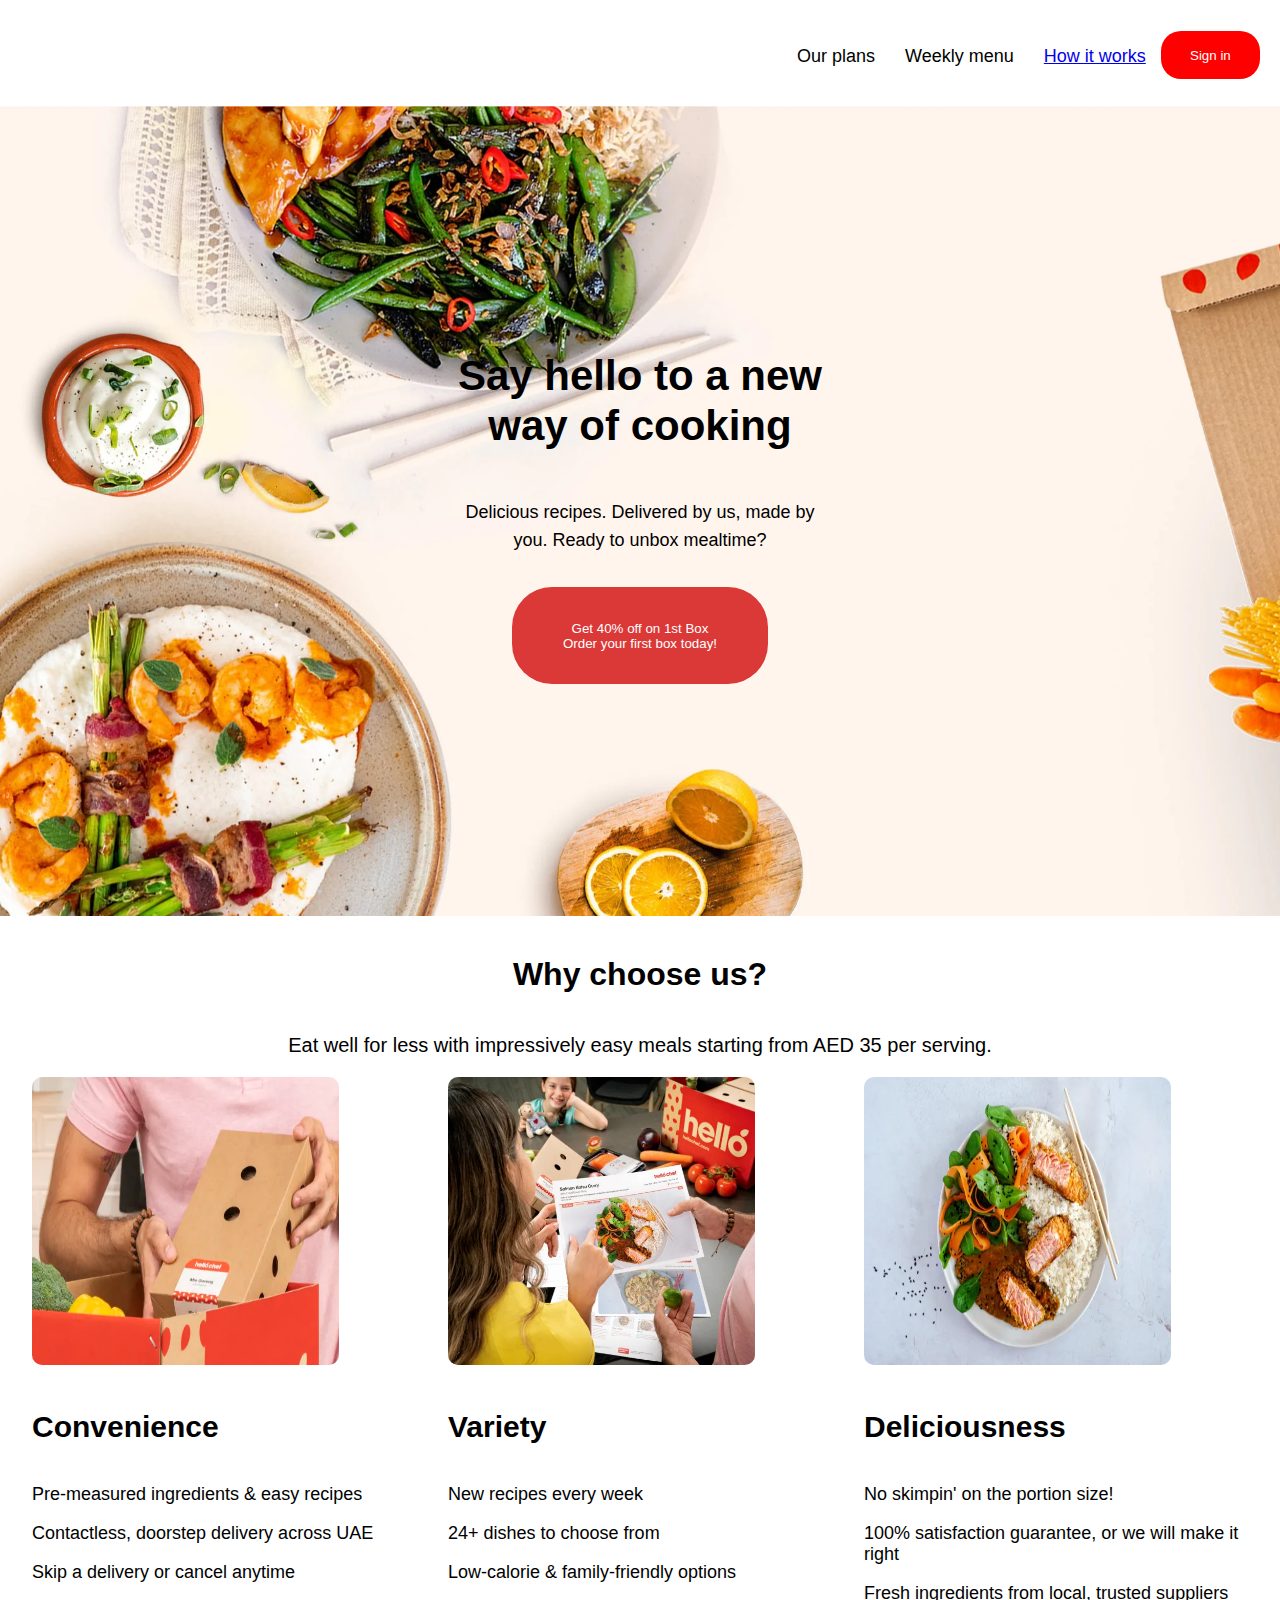
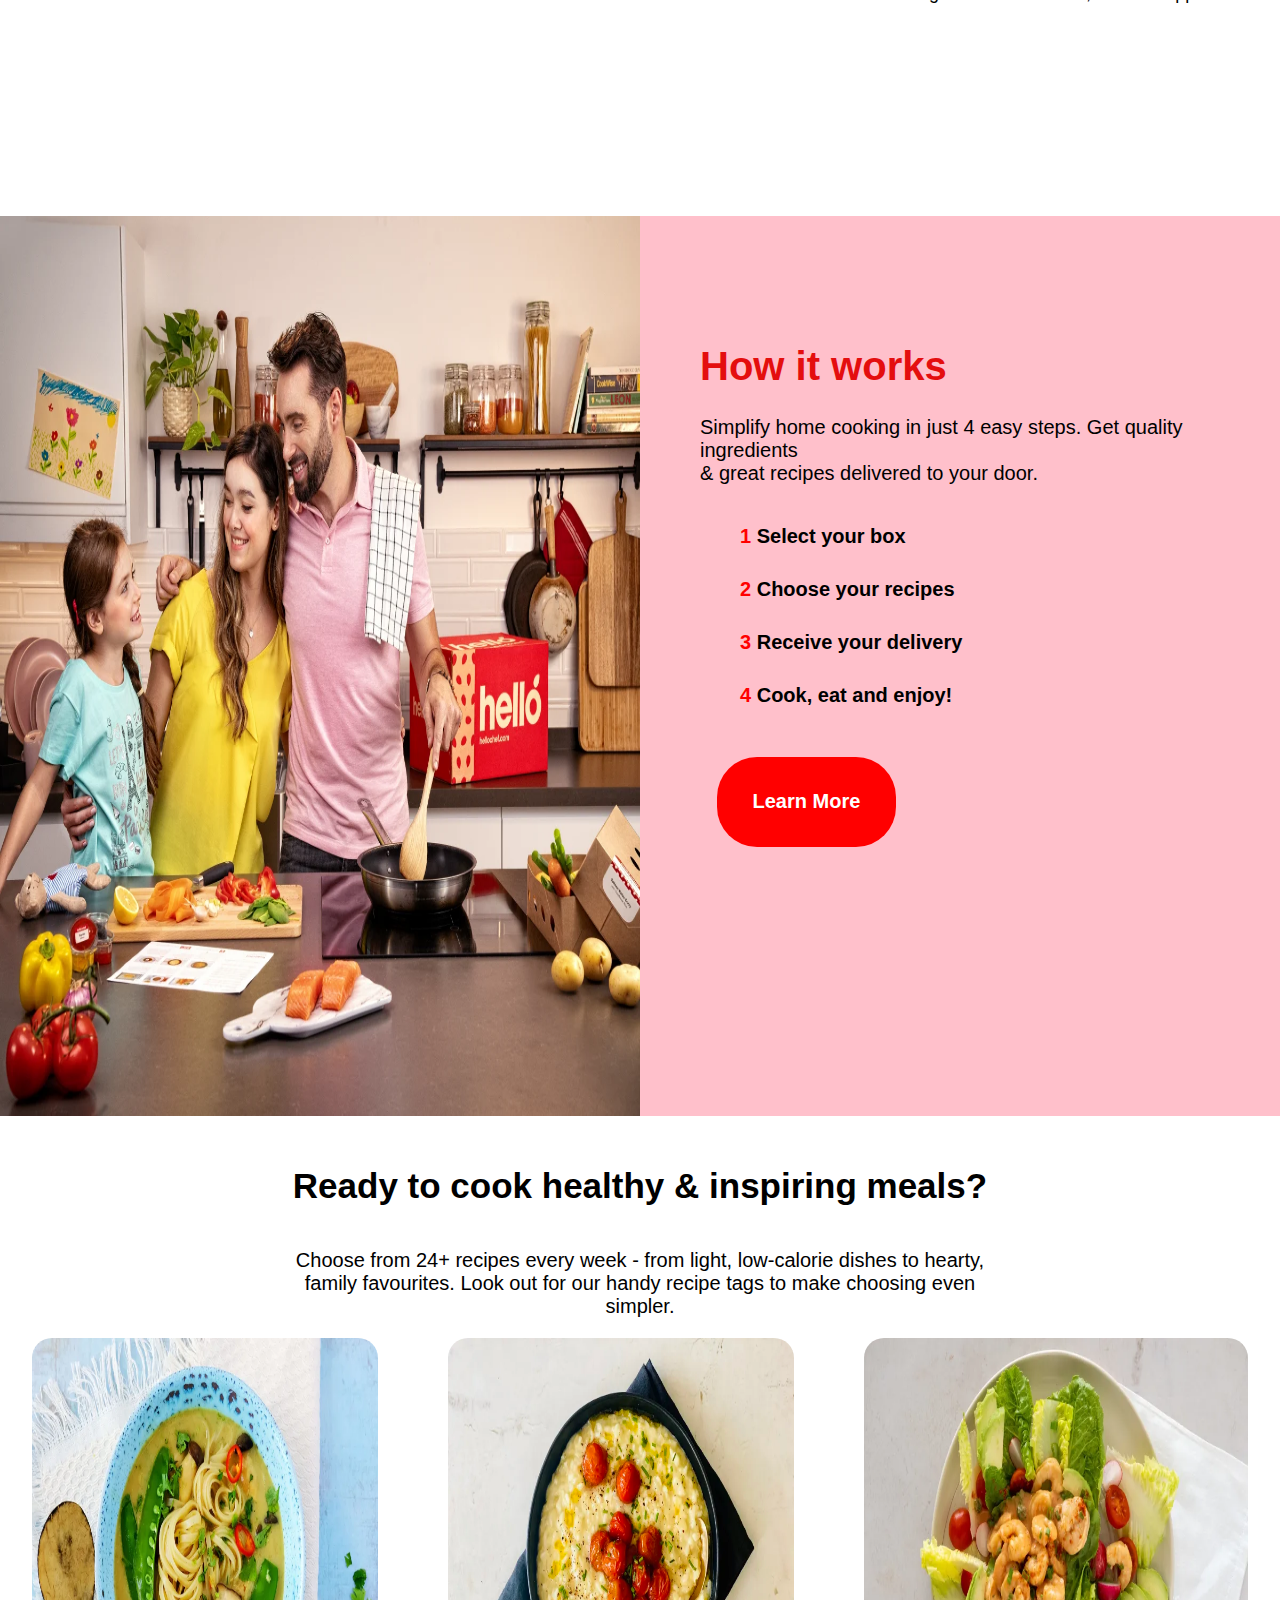
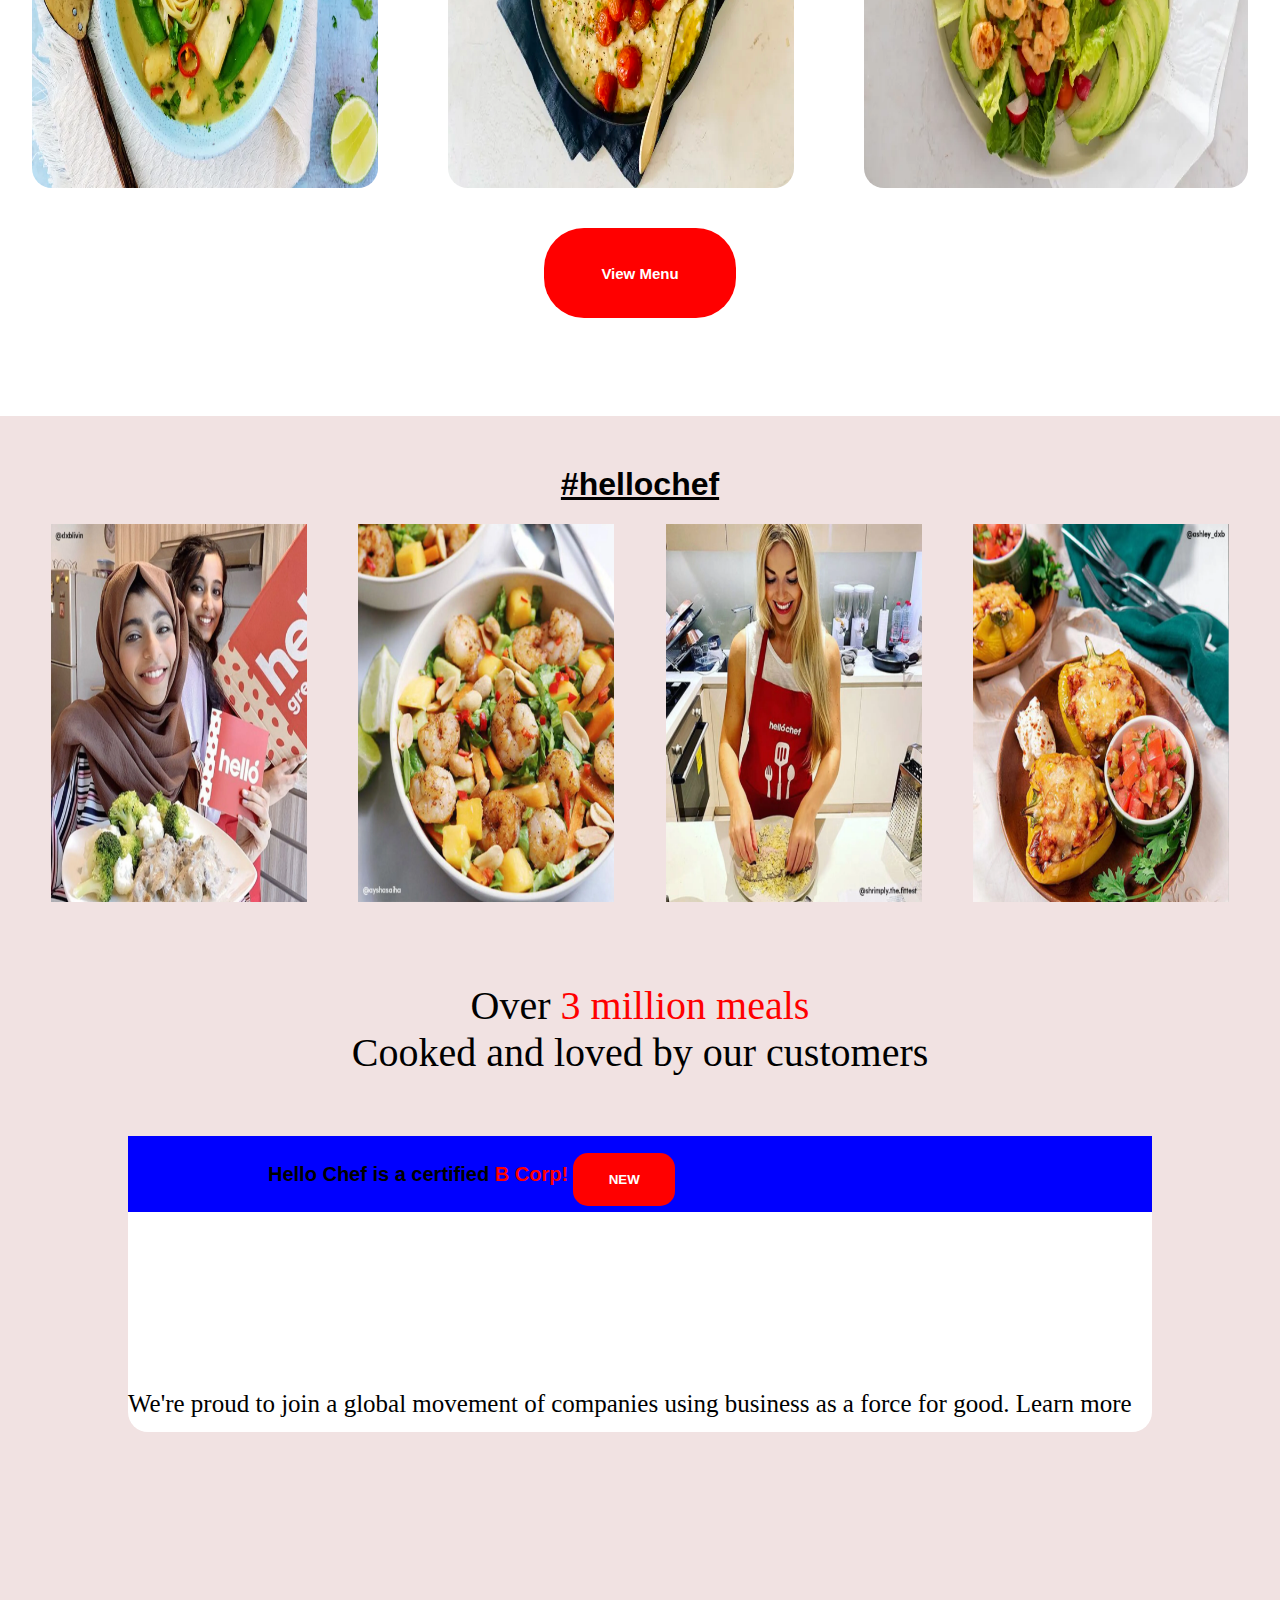
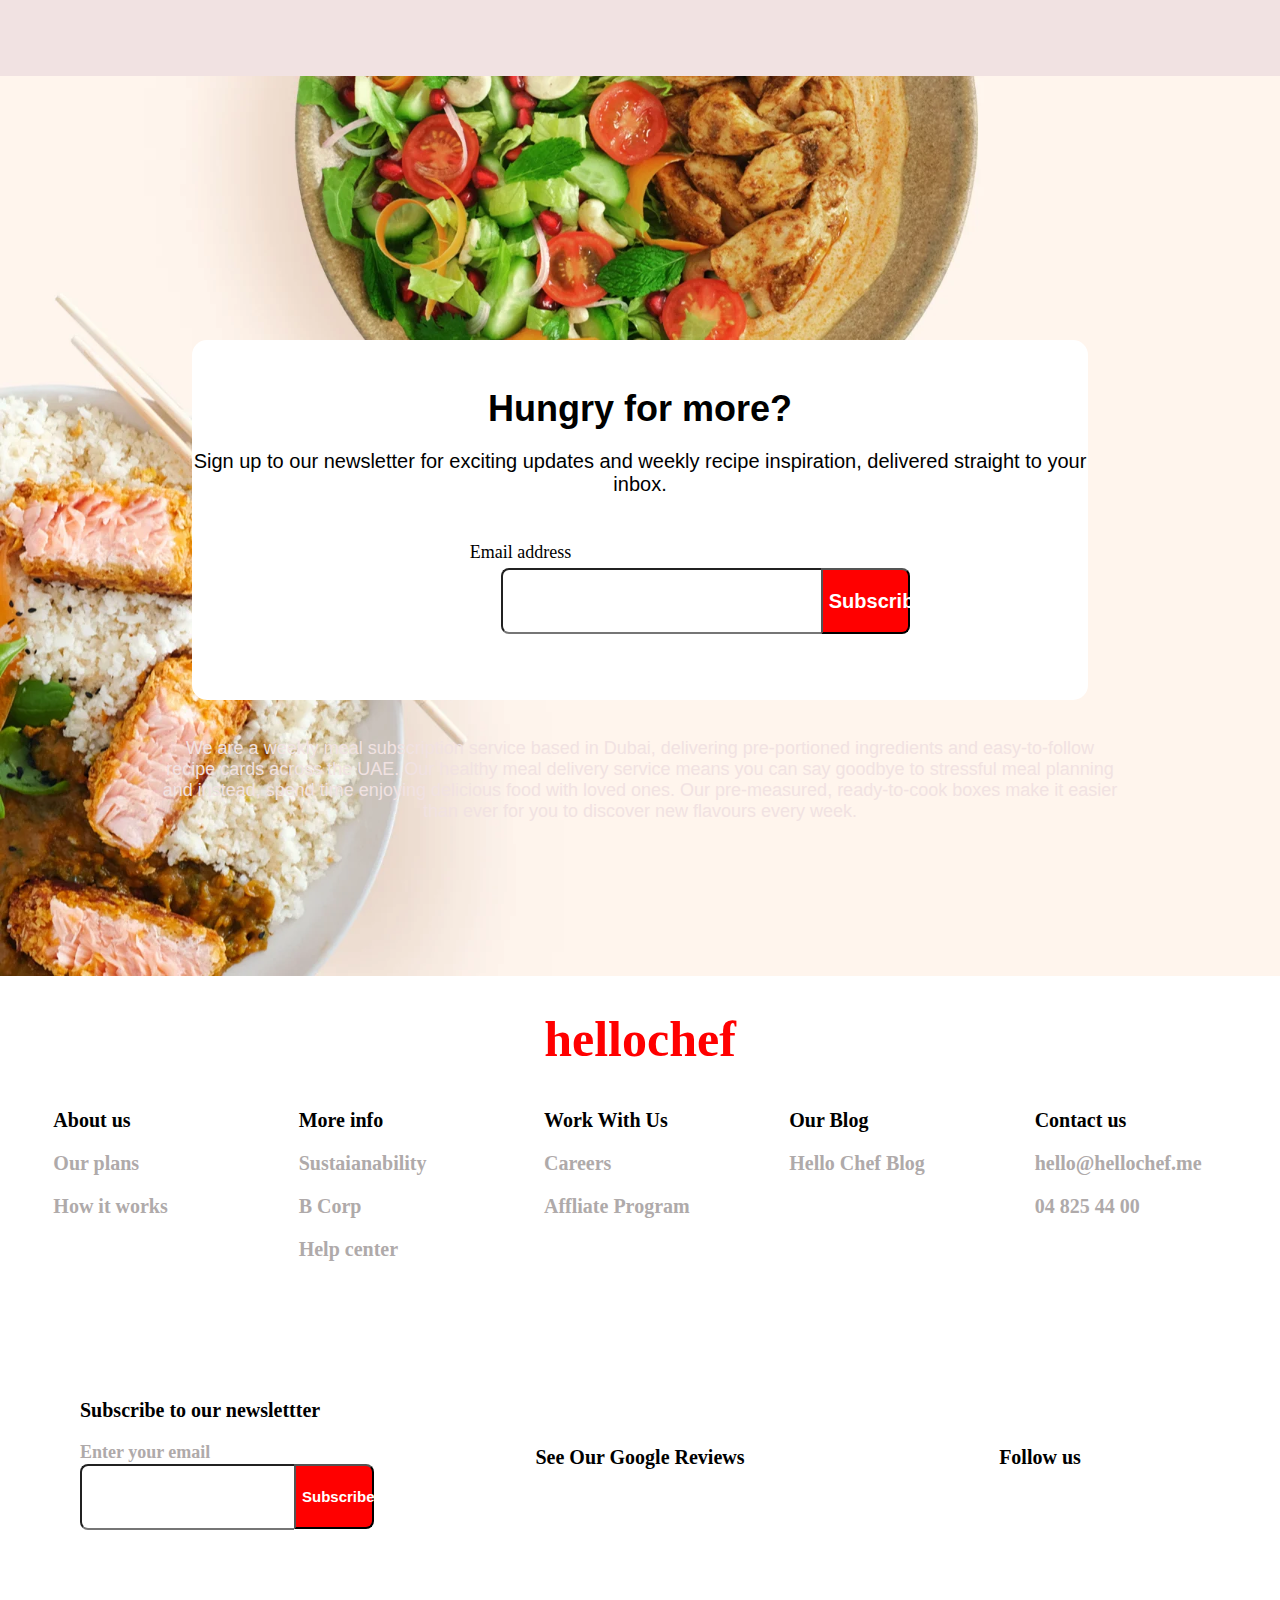
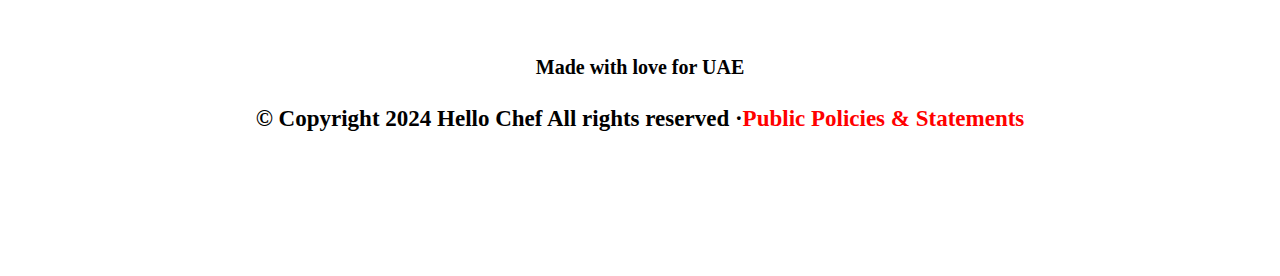
<file: index.html>
<!DOCTYPE html>
<html lang="en">
<head>
    <meta charset="UTF-8">
    <meta name="viewport" content="width=device-width, initial-scale=1.0">
    <link rel="stylesheet" href="/CSS/style.css">
    <title>Document</title>
</head>
<body>
    <div class="page1">
        <div class="navbar ">
            <ul class="nav">
                <li>Our plans</li>
                <li>Weekly menu</li>
                <a href="/index1.html"><li>How it works</li></a>
                <button>Sign in</button>
            </ul>
        </div>
        <div class="container">
            <h1> Say hello to a new <br>way of cooking</h1>
            <p>Delicious recipes. Delivered by us, made by <br> you. Ready to unbox mealtime?</p>
            <button>Get 40% off on 1st Box <br>
            Order your first box today!</button>
        </div>
    </div>
    <div class="page2">
        <h1>Why choose us?</h1>
        <p>Eat well for less with impressively easy meals starting from AED 35 per serving.</p>
        <div class="images">
            <div class="image1">
                <img src="/Images/box_over.webp" alt="">
                <h4>Convenience</h4>
                <p>Pre-measured ingredients & easy recipes</p>
                <p>Contactless, doorstep delivery across UAE</p>
                <p>Skip a delivery or cancel anytime</p>
            </div>
            <div class="image2">
                <img src="/Images/variety-hi.webp" alt="">
                <h4>Variety</h4>
                <p>New recipes every week</p>
                <p>24+ dishes to choose from</p>
                <p>Low-calorie & family-friendly options</p>
            </div>
            <div class="image3">
                <img src="/Images/salmon_katsu.webp" alt="">
                <h4>Deliciousness</h4>
                <p>No skimpin' on the portion size!</p>
                <p>100% satisfaction guarantee, or we will make it right</p>
                <p>Fresh ingredients from local, trusted suppliers</p>
            </div>
        </div>
    </div>
    <div class="page3">
        <div class="main">
            <div class="left">
                <img src="/Images/Family_cooking.webp" alt="">
            </div>
            <div class="right">
                <h1>How it works</h1>
                <p>
                    Simplify home cooking in just 4 easy steps. Get quality ingredients <br>& great
                    recipes delivered to your door.
                </p>
                <ol class="list">
                <li><span style="color: red; font-weight: 800;">1</span> Select your box</li>
                <li><span style="color: red; font-weight: 800;">2</span> Choose your recipes</li>
                <li><span style="color:red; font-weight: 800 ;">3</span> Receive your delivery</li>
                <li><span style="color:red; font-weight: 800;">4</span> Cook, eat and enjoy!</li>
                </ol>
                <button>Learn More</button>
            </div>
        </div>
    </div>
    <div class="page4">
        <h1>Ready to cook healthy & inspiring meals?</h1>
        <p>Choose from 24+ recipes every week - from light, low-calorie dishes to hearty, <br>family favourites. Look out for our handy recipe tags to make choosing even <br>simpler.</p>
        <div class="pictures">
            <div class="picture1">
                <img src="/Images/Vegan.webp" alt="">
            </div>
            <div class="picture2">
                <img src="/Images/Vegan3.webp" alt="">
            </div>
            <div class="picture3">
                <img src="/Images/Vegan1.webp" alt="">
            </div>
        </div>
        <button>View Menu</button>
    </div>
    <div class="page5">
        <h1 style="text-decoration: underline;">#hellochef</h1>
        <div class="hellochef">
            <div class="hellochef1">
                <img src="/Images/hellochef1.webp" alt="">
            </div>
            <div class="hellochef2">
                <img src="/Images/hellochef2.webp" alt="">
            </div>
            <div class="hellochef3">
                <img src="/Images/hellochef3.webp" alt="">
            </div>
            <div class="hellochef4">
                <img src="/Images/hellochef4.webp" alt="">
            </div>
        </div>
        <p>Over <span style="color: red">3 million meals</span>
        <br> Cooked and loved by our customers</p>

        <div class="lastchef">
            <div class="lastchef1">

                <h4>Hello Chef is a certified <span style="color:red">B Corp!</span></h4>
                <button>NEW</button>
            </div>
            <p></p>
            <h6>We're proud to join a global movement of companies using business as a force for good. Learn more</h6>
        </div>
    </div>
    <div class="page6">
        <div class="subscribe">
            <h4>Hungry for more?</h4>
            <h6>Sign up to our newsletter for exciting updates and weekly recipe inspiration, delivered straight to your inbox.</h6>
            <label for="">Email address</label>
            <div class="sub1">
                <input type="text" placeholder="">
                <button>Subscribe</button>
            </div>
           
        </div>
        <P>We are a weekly meal subscription service based in Dubai, delivering pre-portioned ingredients and easy-to-follow <br> recipe cards across the UAE. Our healthy meal delivery service means you can say goodbye to stressful meal planning <br> and instead, spend time enjoying delicious food with loved ones. Our pre-measured, ready-to-cook boxes make it easier <br> than ever for you to discover new flavours every week.</P>
    </div>
    <div class="page7">
        <div class="pg7">
            <h1>hellochef</h1>
        </div>
        <div class="informations">
            <div class="info1">
                <h1>About us</h1>
                <p>Our plans</p>
                <p>How it works</p>
            </div>
            <div class="info2">
                <h1>More info</h1>
                <p>Sustaianability</p>
                <p>B Corp</p>
                <p>Help center</p>
            </div>
            <div class="info3">
                <h1>Work With Us</h1>
                <p>Careers</p>
                <p>Affliate Program</p>
            </div>
            <div class="info4">
                <h1>Our Blog</h1>
                <p>Hello Chef Blog</p>
            </div>
            <div class="info5">
                <h1>Contact us</h1>
                <p>hello@hellochef.me</p>
                <p>04 825 44 00</p>
            </div>
        </div>
        <div class="newsletter">
            <div class="news">
                <h1>Subscribe to our newslettter</h1>
                <label for="">Enter your email</label>
                <div class="new1">
                    <input type="text" placeholder="">
                    <button>Subscribe</button>
                </div>
            </div>
            <div class="google">
                <h1>See Our Google Reviews</h1>
            </div>
            <div class="follow">
                <h1>Follow us</h1>
            </div>
        </div>
        <div class="page71">
            <h4>Made with love for UAE</h4>
        <p>© Copyright 2024 Hello Chef All rights reserved · <span style="color: red">Public Policies & Statements</span></p>
        </div>
    </div>
</body>
</html>
</file>
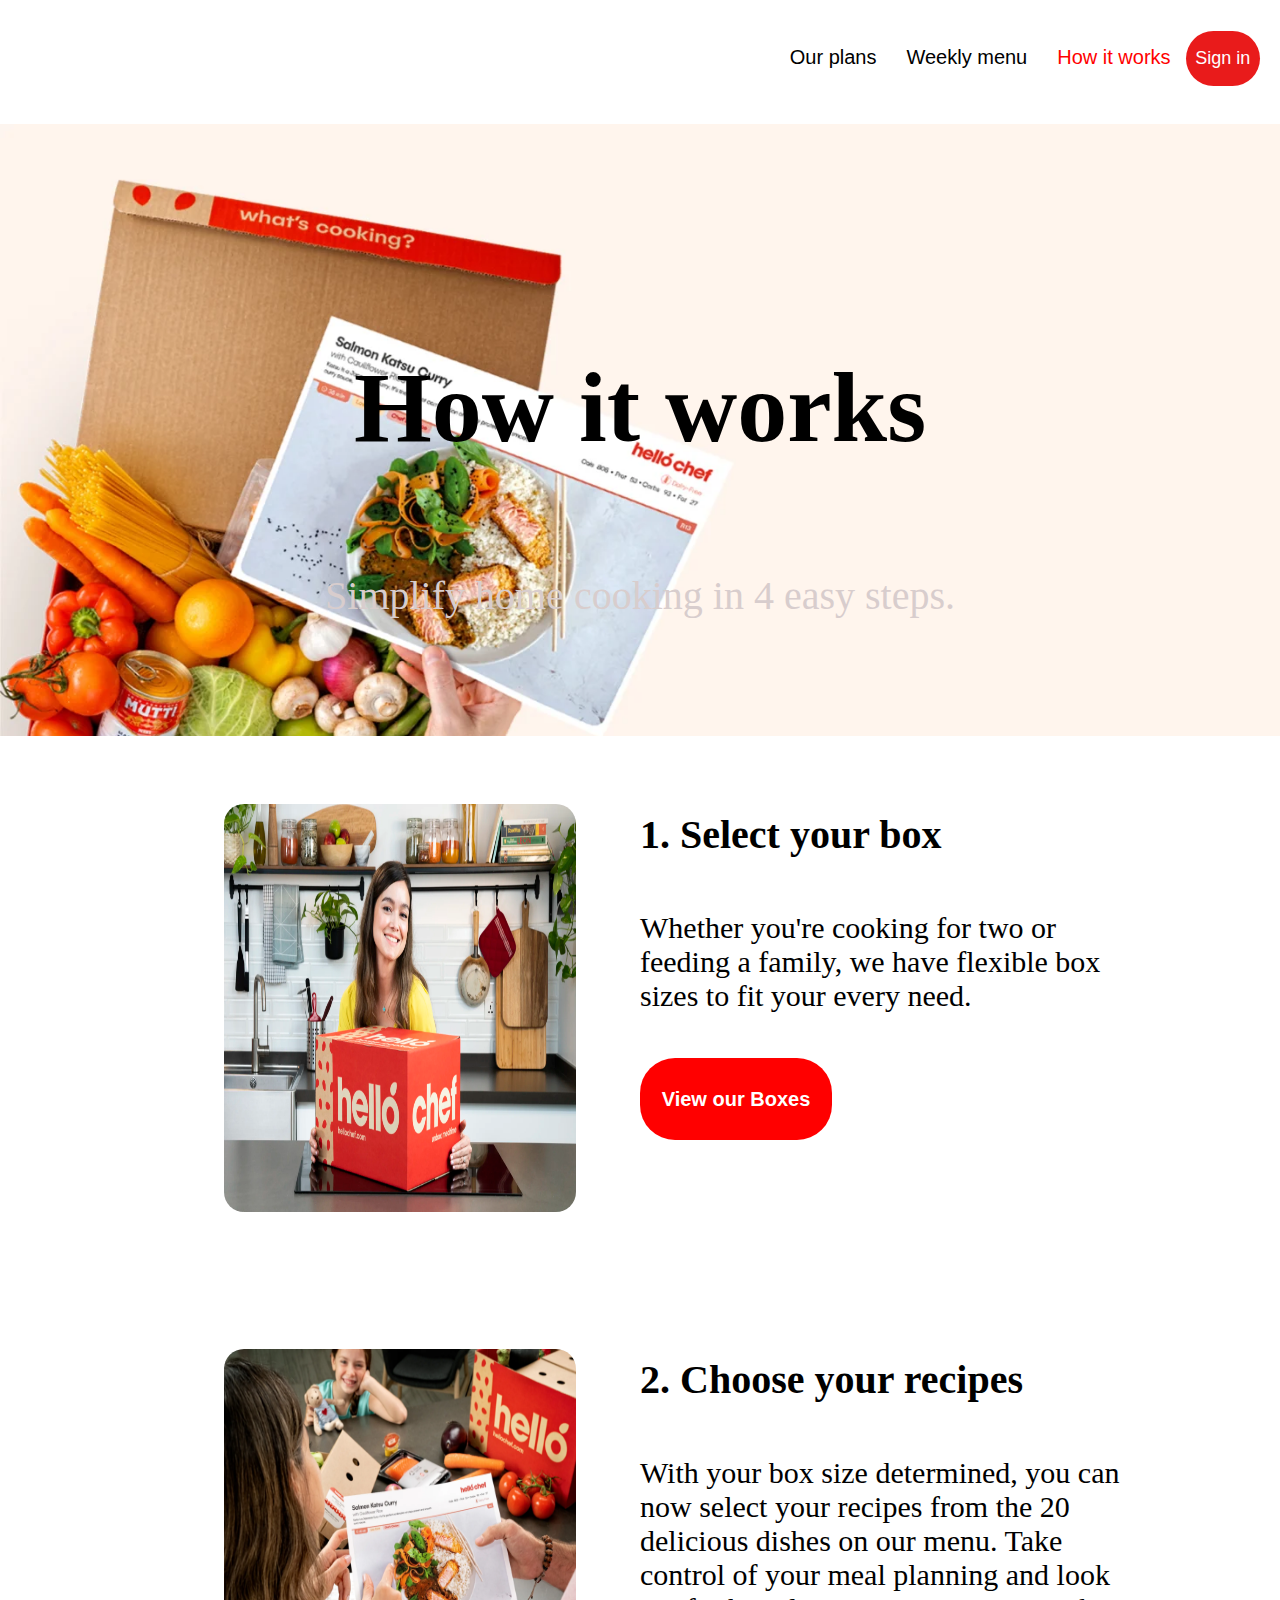
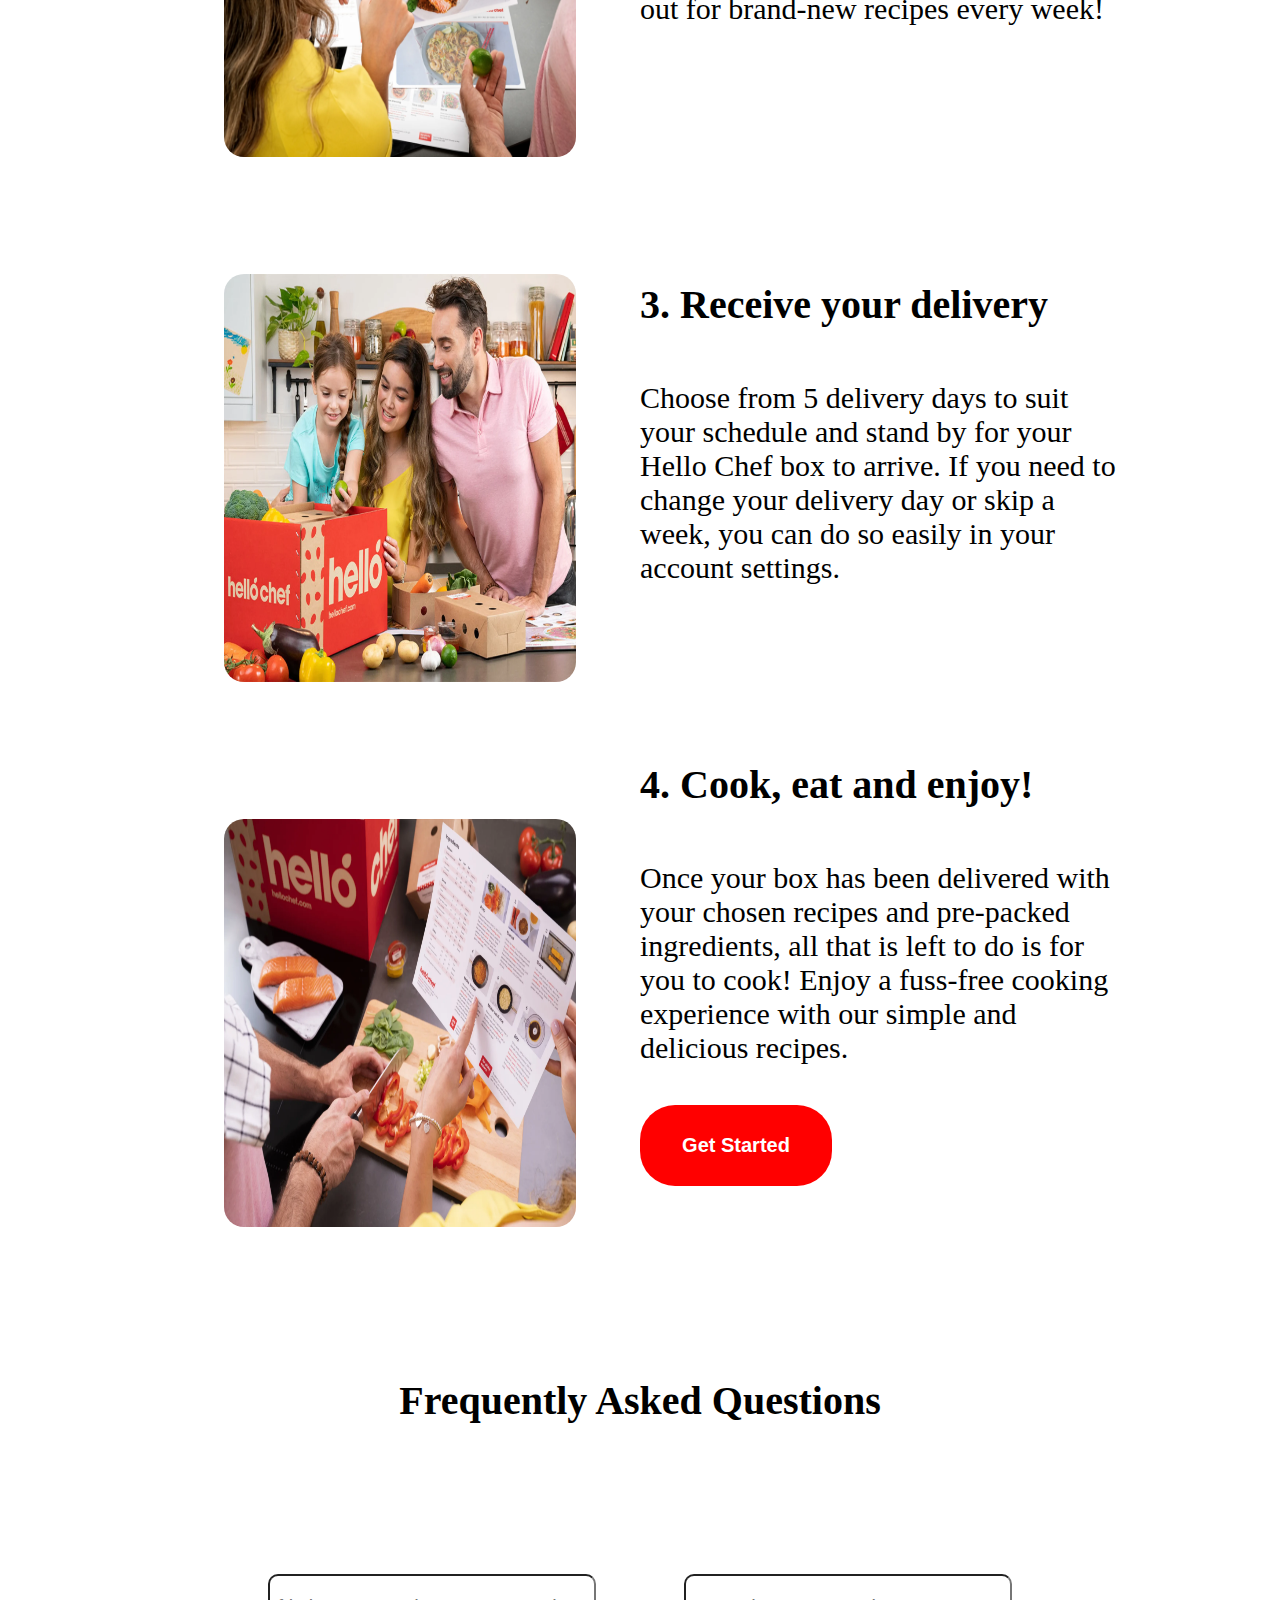
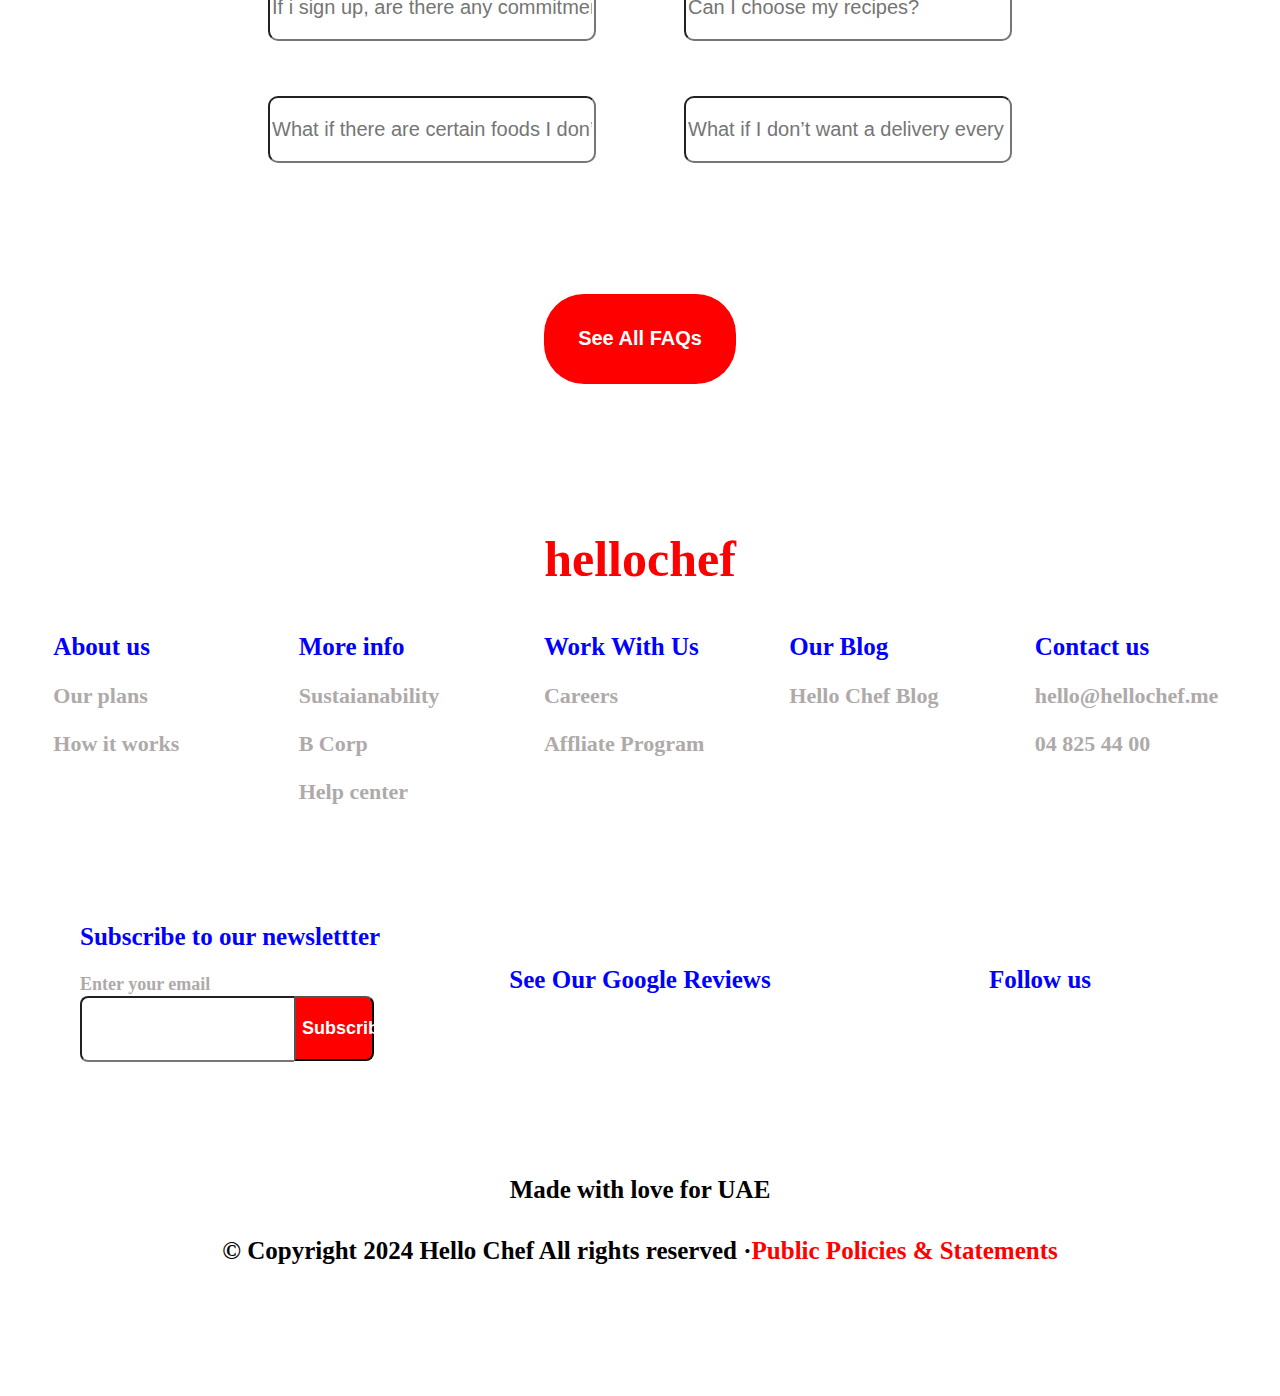
<file: index1.html>
<!DOCTYPE html>
<html lang="en">
<head>
    <meta charset="UTF-8">
    <meta name="viewport" content="width=device-width, initial-scale=1.0">
    <link rel="stylesheet" href="/CSS/style1.css">
    <title>Document</title>
</head>
<body>
    <div class="page1">
        <div class="navbar">
            <ul class="nav">
                <li>Our plans</li>
                <li>Weekly menu</li>
                <li><span style="color: red">How it works</span></li>
                <button>Sign in</button>
            </ul>
        </div>
        <div class="container">
            <h1>How it works</h1>
            <p>Simplify home cooking in 4 easy steps.</p>
        </div>
    </div>
    <div class="page2">
        <div class="box">
            <div class="box1">
                <div class="image1">
                <img src="/Images/Select_your_box.webp" alt="">
                </div>
            </div>
            <div class="select">
                <h4>1. Select your box</h4>
                <p>Whether you're cooking for two or <br> feeding a family, we have flexible box <br> sizes to fit your every need.</p>
                <button>View our Boxes</button>
            </div>
        </div>
        <div class="hello">
            <div class="choose">
                <div class="image2">
                    <img src="/Images/recipy.webp" alt="">
                </div>
            </div>
            <div class="recipes">
                <h4>2. Choose your recipes</h4>
                <p>With your box size determined, you can <br> now select your recipes from the 20 <br> delicious dishes on our menu. Take <br> control of your meal planning and look <br> out for brand-new recipes every week!</p>
            </div>
        </div>
    </div>
    <div class="page3">
        <div class="receive">
            <div class="your">
                <div class="image3">
                    <img src="/Images/step-3.webp" alt="">
                </div>
            </div>
            <div class="delivery">
                <h4>3. Receive your delivery</h4>
                <p>Choose from 5 delivery days to suit <br> your schedule and stand by for your <br> Hello Chef box to arrive. If you need to <br> change your delivery day or skip a <br> week, you can do so easily in your <br> account settings.</p>
            </div>
        </div>
        <div class="cook">
            <div class="eat">
                <div class="image4">
                    <img src="/Images/Cook_eat_enjoy_-_How_it_works.webp" alt="">
                </div>
            </div>
            <div class="enjoy">
                <h4>4. Cook, eat and enjoy!</h4>
                <p>Once your box has been delivered with <br> your chosen recipes and pre-packed <br> ingredients, all that is left to do is for <br> you to cook! Enjoy a fuss-free cooking <br> experience with our simple and <br> delicious recipes.</p>
                <button>Get Started</button>
            </div>
        </div>
    </div>
    <div class="page4">
        <div class="frequently">
            <h1>Frequently Asked Questions</h1>
        </div>
        <div class="inputs">
            <div class="inputs1">
                <div class="input1">
                    <input type="text" placeholder="If i sign up, are there any commitments?">
                </div>
                <div class="input2">
                    <input type="text" placeholder="What if there are certain foods I don’t eat?">
                </div>
            </div>
            <div class="inputs2">
                <div class="input3">
                    <input type="text" placeholder="Can I choose my recipes?">
                </div>
                <div class="input4">
                    <input type="text" placeholder="What if I don’t want a delivery every week?">
                </div>
            </div>
        </div>
        <div class="faq">
            <button>See All FAQs</button>
        </div>
    </div>
    <div class="page5">
        <div class="pg5">
            <h1>hellochef</h1>
        </div>
        <div class="informations">
            <div class="info1">
                <h1>About us</h1>
                <p>Our plans</p>
                <p>How it works</p>
            </div>
            <div class="info2">
                <h1>More info</h1>
                <p>Sustaianability</p>
                <p>B Corp</p>
                <p>Help center</p>
            </div>
            <div class="info3">
                <h1>Work With Us</h1>
                <p>Careers</p>
                <p>Affliate Program</p>
            </div>
            <div class="info4">
                <h1>Our Blog</h1>
                <p>Hello Chef Blog</p>
            </div>
            <div class="info5">
                <h1>Contact us</h1>
                <p>hello@hellochef.me</p>
                <p>04 825 44 00</p>
            </div>
        </div>
        <div class="newsletter">
            <div class="news">
                <h1>Subscribe to our newslettter</h1>
                <label for="">Enter your email</label>
                <div class="new1">
                    <input type="text" placeholder="">
                    <button>Subscribe</button>
                </div>
            </div>
            <div class="google">
                <h1>See Our Google Reviews</h1>
            </div>
            <div class="follow">
                <h1>Follow us</h1>
            </div>
        </div>
        <div class="page51">
            <h4>Made with love for UAE</h4>
        <p>© Copyright 2024 Hello Chef All rights reserved · <span style="color: red">Public Policies & Statements</span></p>
        </div>
    </div>
    </div>
</body>
</html>
</file>
<file: CSS/style.css>
body{
    padding: 0;
    margin: 0;
}

.page1{
    height: 100vh;
    width: 100%
}

.navbar{
    height: 10%;
    width: 100%;
    background: white;
}

.nav{
    list-style: none;
    display: flex;
    justify-content: flex-end;
}

.nav li{
    margin: 15px;
    margin-top: 30px;
    font-size: 18px;
    font-family: Poppins, Helvetica, Arial, sans-serif;
}

.nav button{
    margin-right: 20px;
    border-radius: 20px;
    background-color: red;
    color: white;
    border: none;
    height: 48px;
    width: 8%;
    margin-top: 15px;
}

.container{
    height: 90%;
    width: 100%;
    background-image: url(/Images/banner.webp);
    background-size: cover;
    display: flex;
    flex-direction: column;
    align-items: center;
    justify-content: center;
}

.container h1{
    font-size: 42px;
    line-height: 120%;
    font-weight: 700;
    font-family: Poppins, Helvetica, Arial, sans-serif;
    text-align: center;
}

.container p{
    font-size: 18px;
    font-family: Poppins, Helvetica, Arial, sans-serif;
    text-align: center;
    line-height: 28px;
}

.container button{
    height: 12%;
    width: 20%;
    border-radius: 40px;
    background-color: rgb(219, 56, 56);
    color: white;
    border: none;
    margin: 15px;
}

.page2{
    height: 100vh;
    width: 100%;
    display: flex;
    justify-content: center;
    align-items: center;
    flex-direction: column;
}
.page2 h1{
    font-size: 32px;
    font-family: Poppins, Helvetica, Arial, sans-serif;
}

.page2{
    font-size: 20px;
    font-family: Poppins, Helvetica, Arial, sans-serif;
}

.images{
    height: 80%;
    width: 100%;
    background-color: white;
    display: flex;
    justify-content: space-evenly;
}

.image1{
    height: 100%;
    width: 30%;
}

.image1 img{
    height: 40%;
    width: 80%;
    border-radius: 10px;
}

.image1 h4{
    font-size: 30px;
    font-family: Poppins, Helvetica, Arial, sans-serif;
}

.image1 p{
    font-size: 18px;
    font-family: Poppins, Helvetica, Arial, sans-serif;
}

.image2{
    height: 100%;
    width: 30%;
}
.image2 img{
    height: 40%;
    width: 80%;
    border-radius: 10px;
}

.image2 h4{
    font-size: 30px;
    font-family: Poppins, Helvetica, Arial, sans-serif;
}

.image2 p{
    font-size: 18px;
    font-family: Poppins, Helvetica, Arial, sans-serif;
}

.image3{
    height: 100%;
    width: 30%;
}

.image3 img{
    height: 40%;
    width: 80%;
    border-radius: 10px;
}

.image3 h4{
    font-size: 30px;
    font-family: Poppins, Helvetica, Arial, sans-serif;
}

.image3 p{
    font-size: 18px;
    font-family: Poppins, Helvetica, Arial, sans-serif;
}

.page3{
    height: 100vh;
    width: 100%;
    display: flex;
    justify-content: center;
    align-items: center;
    flex-direction: column;
}

.main{
    height: 100%;
    width: 100%;
    background-color: aqua;
    display: flex;
}

.left{
    height: 100%;
    width: 50%;
}

.left img{
    height: 100%;
    width: 100%
}

.right{
    height: 100%;
    width: 50%;
    background-color: pink;
}

.right h1{
    font-size: 40px;
    font-family: Poppins, Helvetica, Arial, sans-serif;
    color: rgb(228, 14, 14);
    margin-left: 60px;
    margin-top: 20%;
}

.right p{
    font-size: 20px;
    font-family: Poppins, Helvetica, Arial, sans-serif;
    margin-left: 60px;
    font-weight: 100;
}

.list{
    font-size: 20px;
    font-family: Poppins, Helvetica, Arial, sans-serif; 
    margin-left: 60px;
    font-weight: 550;
    list-style: none;
    margin-top: 40px;
    display: grid;
    row-gap: 30px;
}

.right button{
    height: 10%;
    width: 28%;
    font-size: 20px;
    border-radius: 40px;
    color:white;
    background-color: red;
    border: none;
    margin: 30px;
    margin-left: 12%;
    font-weight: 700;
}

.page4{
    height: 100vh;
    width: 100%;
    display: flex;
    align-items: center;
    flex-direction: column;
}

.page4 h1{
    font-size: 35px;
    font-weight: 900;
    font-family: Poppins, Helvetica, Arial, sans-serif;
    margin-top: 50px;
}

.page4 p{
    font-size: 20px;
    font-family: Poppins, Helvetica, Arial, sans-serif;
    align-items: center;
    text-align: center;
}

.pictures{
    height: 50%;
    width: 100%;
    display: flex;
    justify-content: space-evenly;
}
.picture1 {
    height: 100%;
    width: 30%;
}
.picture2 {
    height: 100%;
    width: 30%;
}
.picture3 {
    height: 100%;
    width: 30%;
}
.picture1 img{
    height: 100%;
    width: 90%;
    border-radius: 20px;
}

.picture2 img{
    height: 100%;
    width: 90%;
    border-radius: 20px;
}

.picture3 img{
    height: 100%;
    width: 100%;
    border-radius: 20px;
}

.page4 button{
    height: 10%;
    width: 15%;
    font-size: 15px;
    border-radius: 40px;
    color:white;
    background-color: red;
    border: none;
    margin: 40px;
    font-weight: 800;
}

.page5{
    height: 140vh;
    width: 100%;
    display: flex;
    align-items: center;
    flex-direction: column;
    background-color: rgb(241, 226, 226);
}

.page5 h1{
    font-size: 32px;
    font-family: Poppins, Helvetica, Arial, sans-serif;
    margin-top: 50px;
}

.hellochef{
    height: 30%;
    width: 100%;
    display: flex;
    justify-content: space-evenly;
}

.hellochef1{
    height: 100%;
    width: 20%;
}

.hellochef2{
    height: 100%;
    width: 20%;
}

.hellochef3{
    height: 100%;
    width: 20%;
}

.hellochef4{
    height: 100%;
    width: 20%;
}

.hellochef1 img{
    height: 100%;
    width: 100%;
}

.hellochef2 img{
    height: 100%;
    width: 100%;
}

.hellochef3 img{
    height: 100%;
    width: 100%;
}

.hellochef4 img{
    height: 100%;
    width: 100%;
}

.page5 p{
    margin-top: 80px;
    font-size: 40px;
    text-align: center;
}

.lastchef{
    height: 20%;
    width: 80%;
    margin-top: 5%;
    background-color: aqua;
    border-radius: 20px;
    display: flex;
    justify-content: center;
    background-color: white;
    flex-direction: column;
    /* text-align: center; */
}

.lastchef1{
    height: 30%;
    width: 100%;
    display: flex;
    background-color: blue;
}

.lastchef1 h4{
    /* margin-left: 8%; */
    font-size: 20px;
    font-weight: 700;
    font-family: Poppins, Helvetica, Arial, sans-serif;
    margin-left: 140px;
}

.lastchef1 button{
    /* font-size: 20; */
    font-weight: 800;
    color: white;
    font-family: Poppins, Helvetica, Arial, sans-serif;
    height: 70%;
    width: 10%;
    border-radius: 15px;
    background-color: red;
    border: none;
    margin-top: 17px;
    margin-left: 5px;
    /* margin-left: 10px; */
}

.lastchef h6{
    font-size: 25px;
    font-weight: 100;
    
    /* width: 50%; */
}


.page6{
    height: 100vh;
    width: 100%;
    background-image: url(/Images/subscribe.webp);
    background-size: cover;
    display: flex;
    justify-content: center;
    align-items: center;
    flex-direction: column;
}

.subscribe{
    height: 40%;
    width: 70%;
    display: flex;
    flex-direction: column;
    background-color: white;
    margin-top: 10%;
    border-radius: 15px;
    margin-bottom: 20px;
}

.subscribe h4{
    font-size: 36px;
    font-family: Poppins, Helvetica, Arial, sans-serif;
    font-weight: 700;
    color: black;
    display: flex;
    justify-content: center;
    align-items: center;
    margin-bottom: 10px;

}

.subscribe h6{
    font-size: 20px;
    font-family: Poppins, Helvetica, Arial, sans-serif;
    text-align: center;
    margin-top: 10px;
    color: black;
    font-weight: 100;
}
.subscribe label{
    margin-left: 31%;
    font-size: 18px;
    margin-bottom: 5px;
}

.sub1{
    height: 60%;
    width: 100%;
    display: flex;
    margin-left: 20%;
}

.sub1 input{
    height: 45%;
    width: 35%;
    border-radius: 8px 0 0 8px;
    margin-left: 130px;
    font-size: 20px;
    border-right: none;
    
}

.sub1 button{
    height: 50%;
    width: 10%;
    font-size: 20px;
    font-weight: 600;
    border-radius: 0 8px 8px 0;
    color: white;
    background-color: red;
}



.page6 p{
    font-size: 18px;
    font-family: Poppins, Helvetica, Arial, sans-serif;
    text-align: center; 
    color:   rgb(241, 226, 226);
}

.page7{
    height: 100vh;
    width: 100%;
    font-size: 25px;
    font-weight: 900;
}

.pg7{
    height: 10%;
    width: 100%;
    display: flex;
    justify-content: center;
    margin-bottom: 30px;
    color: red;
}


.informations{
    height: 25%;
    width: 100%;
    justify-content: space-evenly;
    display: flex;
}

.info1{
    height: 100%;
    width: 15%;
}

.info2{
    height: 100%;
    width: 15%;
}

.info3{
    height: 100%;
    width: 15%;
}

.info4{
    height: 100%;
    width: 15%;
}

.info5{
    height: 100%;
    width: 15%;
}

.info1 h1{
    font-size: 20px;
    font-weight: 900;
}

.info1 p{
    font-size: 20px;
    color: rgb(175, 170, 170);
}

.info2 h1{
    font-size: 20px;
    font-weight: 900;
}

.info2 p{
    font-size: 20px;
    color: rgb(175, 170, 170);
}

.info3 h1{
    font-size: 20px;
    font-weight: 900;
}

.info3 p{
    font-size: 20px;
    color: rgb(175, 170, 170);
}

.info4 h1{
    font-size: 20px;
    font-weight: 900;
}

.info4 p{
    font-size: 20px;
    color: rgb(175, 170, 170);
}

.info5 h1{
    font-size: 20px;
    font-weight: 900;
}

.info5 p{
    font-size: 20px;
    color: rgb(175, 170, 170);
}


.newsletter{
    height: 25%;
    width: 100%;
    margin-top: 65px;
    justify-content: space-evenly;
    display: flex;
}

.news{
    height: 100%;
    width: 25%;
    background-color: white;
}
.new1{
    height: 60%;
    width: 100%;
    display: flex;
}

.google{
    height: 100%;
    width: 25%;
    background-color: white;
}

.follow{
    height: 100%;
    width: 25%;
    background-color: white;
}

.news h1{
    font-size: 20px;
    color: black;
    font-weight: 900;
}

.news label{
    font-size: 18px;
    margin-bottom: 20px;
    color:  rgb(175, 170, 170);
}

 .new1 input{
    height: 60px;
    width: 65%;
    border-radius: 8px 0 0 8px;
    border-right: none;
    font-size: 15px;
} 
 
.new1 button{
    height: 65px;
    width: 25%;
    border-radius: 0 8px 8px 0;
    background-color: red;
    color: white;
    font-weight: 700;
    font-size: 15px;
}



.google h1{
    margin-top: 25px;
    font-size: 20px;
    display: flex;
    justify-content: center;
    margin-top: 60px;
}

.follow h1{
    margin-top: 25px;
    font-size: 20px;
    display: flex;
    justify-content: center;
    margin-top: 60px;
}

.page71 h4{
    margin-top: 45px;
    font-size: 20px;
    display: flex;
    justify-content: center;
}

.page71 p{
    font-size: 23px;
    display: flex;
    justify-content: center;
    margin-bottom: 30%;
}
</file>
<file: CSS/style1.css>
body{
    padding: 0;
    margin: 0;
    box-sizing: border-box;
}

.page1{
    height: 80vh;
    width: 100%;
}

.navbar{
    height: 15%;
    width: 100%;
    background: white;
}

.nav{
    list-style: none;
    display: flex;
    justify-content: flex-end;
}

.nav li{
    margin: 15px;
    margin-top: 30px;
    font-size: 20px;
    font-family: Poppins, Helvetica, Arial, sans-serif;
}

.nav button{
    font-size: 18px;
    font-weight: 500;
    margin-right: 20px;
    border-radius: 30px;
    background-color: rgb(233, 27, 27);
    color: white;
    border: none;
    height: 55px;
    width: 6%;
    margin-top: 15px;
}

.container{
    height: 100%;
    width: 100%;
    background-image: url(/Images/page1.webp);
    background-size: cover;
    display: flex;
    flex-direction: column;
    align-items: center;
    justify-content: center;
    text-align: center;
}

.container h1{
    font-size: 100px;
    font-weight: 900;
    margin-top: 0px;
}

.container p{
    font-size: 40px;
    color:  rgb(216, 205, 205);
    margin-bottom: 0px;
}

.page2{
    height: 110vh;
    width: 100%;
    background-color: white;
}

.box{
    height: 55%;
    width: 100%;
    display: flex;
}

.box1{
    height: 100%;
    width: 50%;
    display: flex;
    justify-content: center;
    align-items: center;
}

.image1{
    height: 75%;
    width:  55%;
}

.image1 img{
    height: 100%;
    width: 100%;
    border-radius: 20px;
    margin-left: 80px;
}

.select{
    height: 100%;
    width: 50%;
}

.select h4{
    margin-top: 75px;
    font-size: 40px;
    font-weight: 900;
}

.select p{
    font-size: 30px;
}

.select button{
    height: 15%;
    width: 30%;
    border-radius: 35px;
    background-color: red;
    font-size: 20px;
    color: white;
    font-weight: 700;
    border: none;
    margin-top: 15px;
}

.hello{
    height: 55%;
    width: 100%;
    display: flex;
}

.choose{
    height: 100%;
    width: 50%;
    display: flex;
    justify-content: center;
    align-items: center;
}

.image2{
    height: 75%;
    width: 55%;
}

.image2 img{
    height: 100%;
    width: 100%;
    border-radius: 20px;
    margin-left: 80px;
}

.recipes{
    height: 100%;
    width: 50%;
}

.recipes h4{
    margin-top: 75px;
    font-size: 40px;
    font-weight: 900;
}

.recipes p{
    font-size: 30px;
}

.page3{
 height: 110vh;
 width: 100%;
 margin-top: 80px;
}

.receive{
    height: 55%;
    width: 100%;
    background-color: white;
    display: flex;
}

.your{
    height: 100%;
    width: 50%;
    display: flex;
    justify-content: center;
    align-items: center;
}

.image3{
    height: 75%;
    width: 55%;
}

.image3 img{
    height: 100%;
    width: 100%;
    border-radius: 20px;
    margin-left: 80px;
}

.delivery{
    height: 100%;
    width: 50%;
}

.delivery h4{
    margin-top: 75px;
    font-size: 40px;
    font-weight: 900;
}

.delivery p{
    font-size: 30px;
}

.cook{
    height: 55%;
    width: 100%;
    display: flex;
}

.eat{
    height: 100%;
    width: 50%;
    display: flex;
    justify-content: center;
    align-items: center;
}

.image4{
    height: 75%;
    width: 55%;
}

.image4 img{
    height: 100%;
    width: 100%;
    border-radius: 20px;
    margin-left: 80px;
}

.enjoy{
    height: 100%;
    width: 50%;
}


.enjoy h4{
    margin-top: 10px;
    font-size: 40px;
    font-weight: 900;
}


.enjoy p{
    font-size: 30px;
}

.enjoy button{
    height: 15%;
    width: 30%;
    border-radius: 35px;
    background-color: red;
    font-size: 20px;
    color: white;
    font-weight: 700;
    border: none;
    margin-top: 10px;
}

.page4{
    height: 100vh;
    width: 100%;
}

.frequently{
    height: 30%;
    width: 100%;
    display: flex;
    justify-content: center;
    align-items: center;
    background-color: white;
}

.frequently h1{
    margin-top: 13%;
    font-size: 40px;
    font-weight: 900;
}

.inputs{
    height: 45%;
    width: 100%;
    display: flex;
}

.inputs1{
    height: 100%;
    width: 50%;
}

.input1{
    height: 50%;
    width: 100%;
    display: flex;
    justify-content: center;
    align-items: center;
}

.input1 input{
    height: 30%;
    width: 50%;
    font-size: 20px;
    border-radius: 10px;
    margin-top: 80px;
    margin-left: 35%;
}

.input2{
    height: 50%;
    width: 100%;
    display: flex;
    justify-content: center;
    align-items: center;
}

.input2 input{
    height: 30%;
    width: 50%;
    font-size: 20px;
    border-radius: 10px;
    margin-bottom: 80px;
    margin-left: 35%;
}

.inputs2{
    height: 100%;
    width: 50%;
}

.input3{
    height: 50%;
    width: 100%;
    display: flex;
    justify-content: center;
    align-items: center;
}

.input3 input{
    height: 30%;
    width: 50%;
    font-size: 20px;
    border-radius: 10px;
    margin-top: 80px;
    margin-right: 35%;
}

.input4{
    height: 50%;
    width: 100%;
    display: flex;
    justify-content: center;
    align-items: center;
}

.input4 input{
    height: 30%;
    width: 50%;
    font-size: 20px;
    border-radius: 10px;
    margin-bottom: 80px;
    margin-right: 35%;
}

.faq{
    height: 25%;
    width: 100%;
    display: flex;
    justify-content: center;
    align-items: center;
}

.faq button{
    height: 40%;
    width: 15%;
    border-radius: 40px;
    background-color: red;
    color: white;
    font-size: 20px;
    font-weight: 700;
    border: none;
    margin-bottom: 90px;
}

.page5{
    height: 100vh;
    width: 100%;
    font-size: 25px;
    font-weight: 900;
}

.pg5{
    height: 10%;
    width: 100%;
    display: flex;
    justify-content: center;
    margin-bottom: 30px;
    color: red;
}

.informations{
    height: 25%;
    width: 100%;
    justify-content: space-evenly;
    display: flex;
}

.info1{
    height: 100%;
    width: 15%;
}

.info2{
    height: 100%;
    width: 15%;
}

.info3{
    height: 100%;
    width: 15%;
}

.info4{
    height: 100%;
    width: 15%;
}

.info5{
    height: 100%;
    width: 15%;
}

.info1 h1{
    font-size: 25px;
    font-weight: 900;
    color: blue;
}

.info1 p{
    font-size: 22px;
    color: rgb(175, 170, 170);
}

.info2 h1{
    font-size: 25px;
    font-weight: 900;
    color: blue;
}

.info2 p{
    font-size: 22px;
    color: rgb(175, 170, 170);
}

.info3 h1{
    font-size: 25px;
    font-weight: 900;
    color: blue;
}

.info3 p{
    font-size: 22px;
    color: rgb(175, 170, 170);
}

.info4 h1{
    font-size: 25px;
    font-weight: 900;
    color: blue;
}

.info4 p{
    font-size: 22px;
    color: rgb(175, 170, 170);
}

.info5 h1{
    font-size: 25px;
    font-weight: 900;
    color: blue;
}

.info5 p{
    font-size: 22px;
    color: rgb(175, 170, 170);
}


.newsletter{
    height: 25%;
    width: 100%;
    margin-top: 65px;
    justify-content: space-evenly;
    display: flex;
}

.news{
    height: 100%;
    width: 25%;
    background-color: white;
}
.new1{
    height: 60%;
    width: 100%;
    display: flex;
}

.google{
    height: 100%;
    width: 25%;
    background-color: white;
}

.follow{
    height: 100%;
    width: 25%;
    background-color: white;
}

.news h1{
    font-size: 25px;
    color: black;
    font-weight: 900;
    color: blue;
}

.news label{
    font-size: 18px;
    margin-bottom: 20px;
    color:  rgb(175, 170, 170);
}

 .new1 input{
    height: 60px;
    width: 65%;
    border-radius: 8px 0 0 8px;
    border-right: none;
    font-size: 20px;
} 
 
.new1 button{
    height: 65px;
    width: 25%;
    border-radius: 0 8px 8px 0;
    background-color: red;
    color: white;
    font-weight: 600;
    font-size: 18px;
}



.google h1{
    margin-top: 25px;
    font-size: 25px;
    color: blue;
    display: flex;
    justify-content: center;
    margin-top: 60px;
}

.follow h1{
    margin-top: 25px;
    font-size: 25px;
    color: blue;
    display: flex;
    justify-content: center;
    margin-top: 60px;
}

.page51 h4{
    margin-top: 45px;
    font-size: 25px;
    display: flex;
    justify-content: center;
}

.page51 p{
    font-size: 25px;
    display: flex;
    justify-content: center;
    margin-bottom: 30%;
}
</file>
